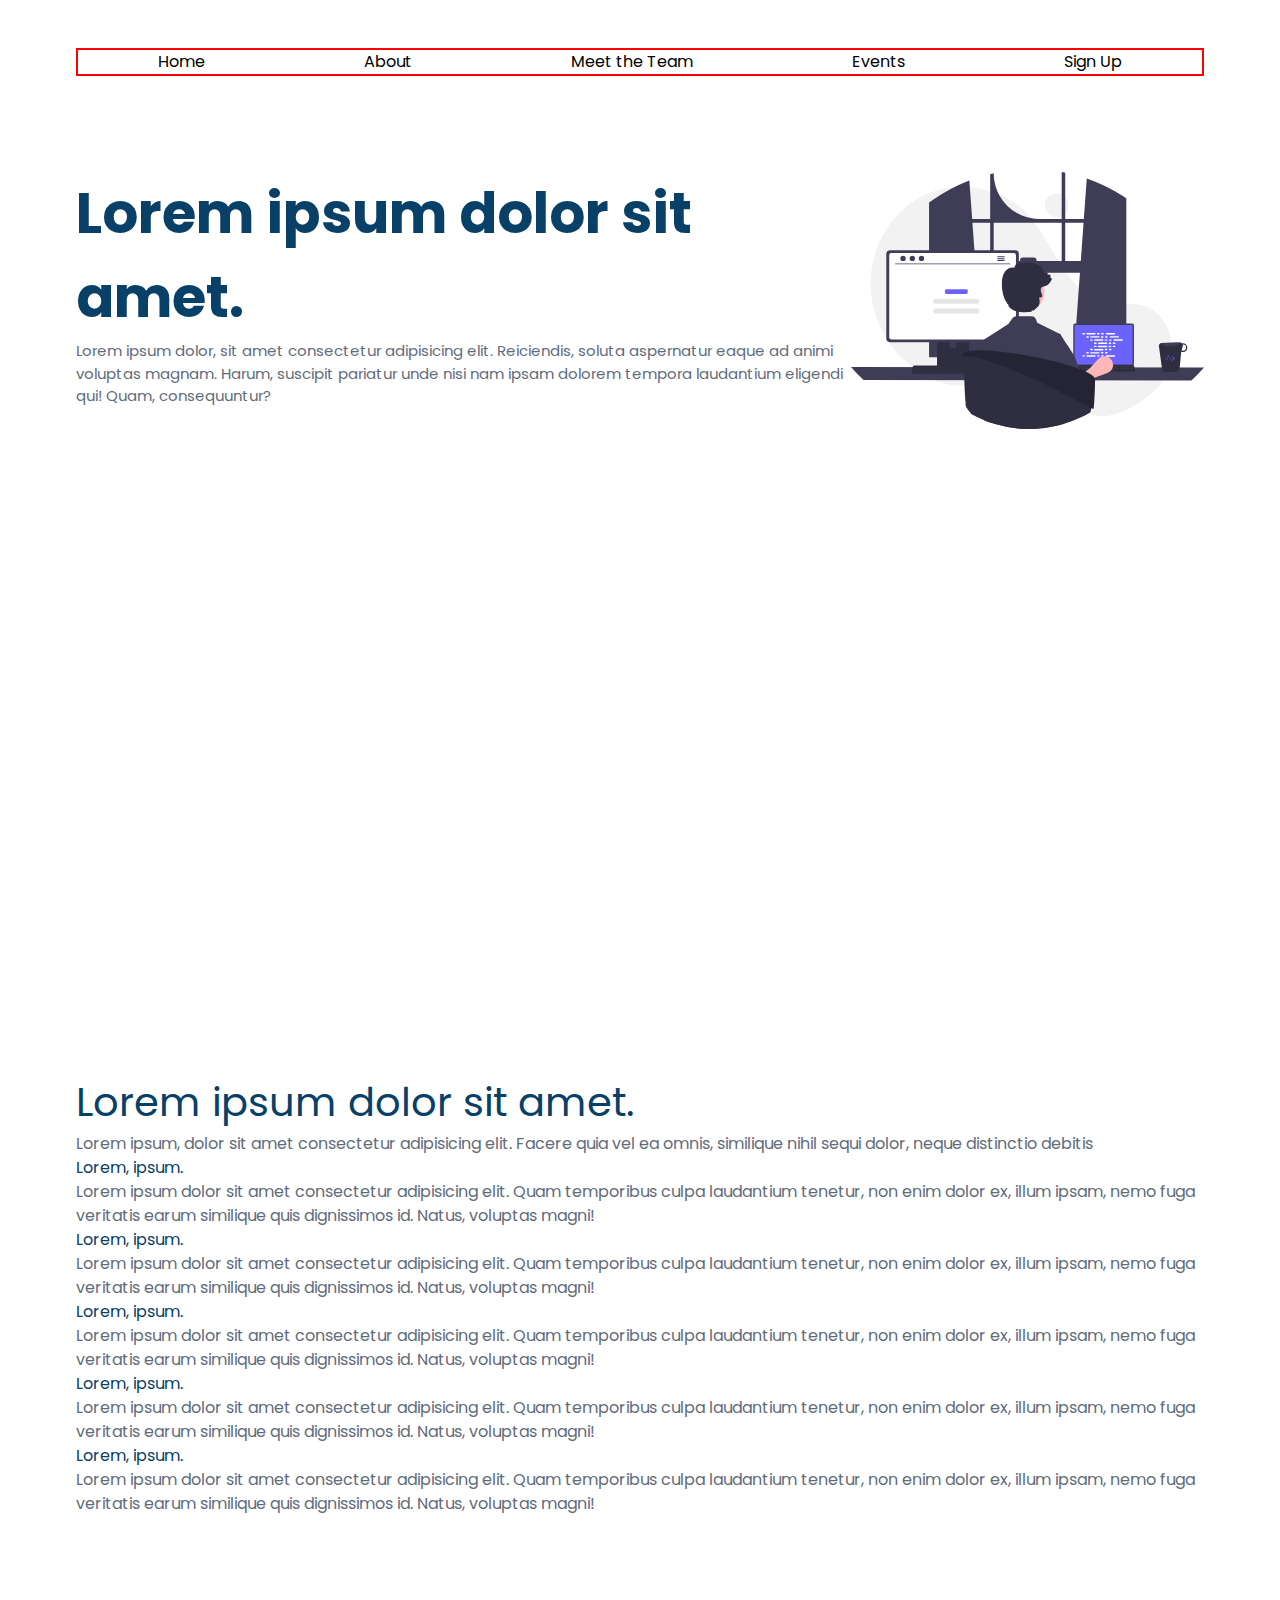
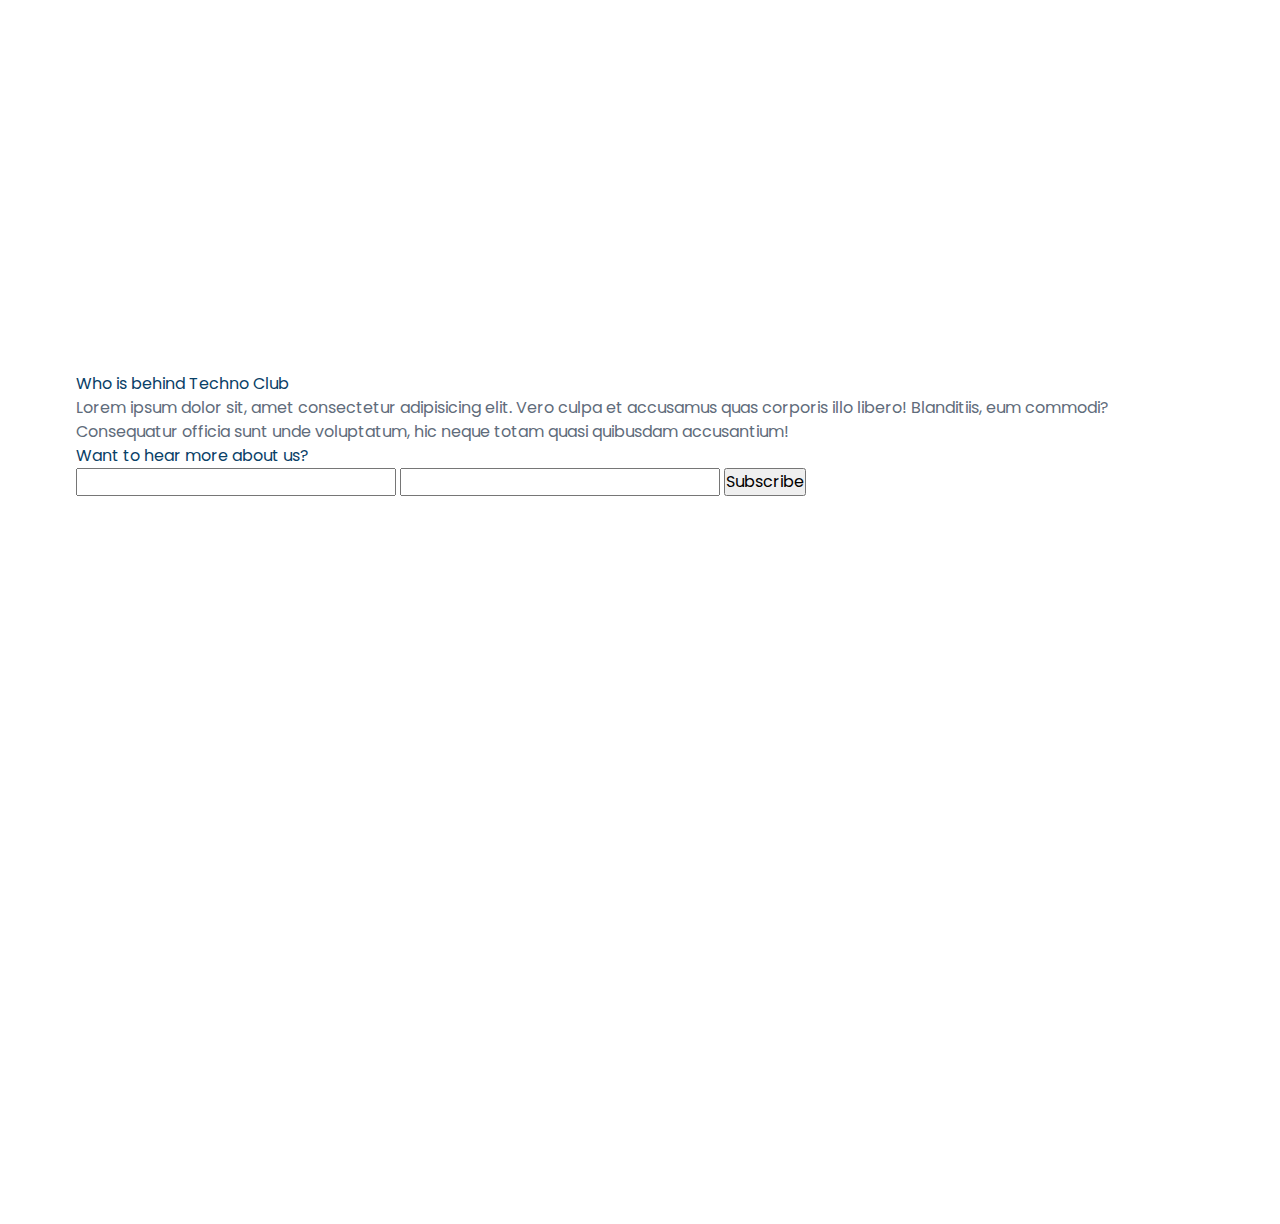
<file: ColorSchemePractice/index.html>
<!DOCTYPE html>
<html lang="en">
  <head>
    <meta charset="UTF-8" />
    <meta name="viewport" content="width=device-width, initial-scale=1.0" />
    <title>Landing Page</title>
    <link rel="stylesheet" href="style.css" />
  </head>
  <body>
    <header>
      <div class="wrapper">
        <nav class="main-navigation">
          <ul role="list" class="nav-list">
            <li>Home</li>
            <li>About</li>
            <li>Meet the Team</li>
            <li>Events</li>
            <li>Sign Up</li>
          </ul>
        </nav>
      </div>
    </header>

    <main>
      <section id="primary-background" class="">
        <div class="wrapper">
          <div class="split">
            <div>
              <h1 class="fs-primary-heading fw-bold">
                Lorem ipsum dolor sit amet.
              </h1>
              <p class="fs-paragraph">
                Lorem ipsum dolor, sit amet consectetur adipisicing elit.
                Reiciendis, soluta aspernatur eaque ad animi voluptas magnam.
                Harum, suscipit pariatur unde nisi nam ipsam dolorem tempora
                laudantium eligendi qui! Quam, consequuntur?
              </p>
            </div>
            <div>
              <img src="./computerSvg.svg" alt="Mysvg" />
            </div>
          </div>
        </div>
      </section>

      <section id="" class="">
        <div class="wrapper">
          <h2 class="fs-secondary-heading">Lorem ipsum dolor sit amet.</h2>
          <p>
            Lorem ipsum, dolor sit amet consectetur adipisicing elit. Facere
            quia vel ea omnis, similique nihil sequi dolor, neque distinctio
            debitis
          </p>
          <div class="cards">
            <div class="card">
              <h3>Lorem, ipsum.</h3>
              <p>
                Lorem ipsum dolor sit amet consectetur adipisicing elit. Quam
                temporibus culpa laudantium tenetur, non enim dolor ex, illum
                ipsam, nemo fuga veritatis earum similique quis dignissimos id.
                Natus, voluptas magni!
              </p>
            </div>
            <div class="card">
              <h3>Lorem, ipsum.</h3>
              <p>
                Lorem ipsum dolor sit amet consectetur adipisicing elit. Quam
                temporibus culpa laudantium tenetur, non enim dolor ex, illum
                ipsam, nemo fuga veritatis earum similique quis dignissimos id.
                Natus, voluptas magni!
              </p>
            </div>
            <div class="card">
              <h3>Lorem, ipsum.</h3>
              <p>
                Lorem ipsum dolor sit amet consectetur adipisicing elit. Quam
                temporibus culpa laudantium tenetur, non enim dolor ex, illum
                ipsam, nemo fuga veritatis earum similique quis dignissimos id.
                Natus, voluptas magni!
              </p>
            </div>
            <div class="card">
              <h3>Lorem, ipsum.</h3>
              <p>
                Lorem ipsum dolor sit amet consectetur adipisicing elit. Quam
                temporibus culpa laudantium tenetur, non enim dolor ex, illum
                ipsam, nemo fuga veritatis earum similique quis dignissimos id.
                Natus, voluptas magni!
              </p>
            </div>
            <div class="card">
              <h3>Lorem, ipsum.</h3>
              <p>
                Lorem ipsum dolor sit amet consectetur adipisicing elit. Quam
                temporibus culpa laudantium tenetur, non enim dolor ex, illum
                ipsam, nemo fuga veritatis earum similique quis dignissimos id.
                Natus, voluptas magni!
              </p>
            </div>
          </div>
        </div>
      </section>

      <section class="primary-background">
        <div class="wrapper">
          <div class="split">
            <div class="author-img"></div>
            <div class="author-desc">
              <h3>Who is behind Techno Club</h3>
              <p>
                Lorem ipsum dolor sit, amet consectetur adipisicing elit. Vero
                culpa et accusamus quas corporis illo libero! Blanditiis, eum
                commodi? Consequatur officia sunt unde voluptatum, hic neque
                totam quasi quibusdam accusantium!
              </p>
            </div>
          </div>
          <h3>Want to hear more about us?</h3>
          <form action="">
            <input type="text" />
            <input type="email" name="" id="" />
            <button>Subscribe</button>
          </form>
        </div>
      </section>
    </main>
  </body>
</html>
</file>
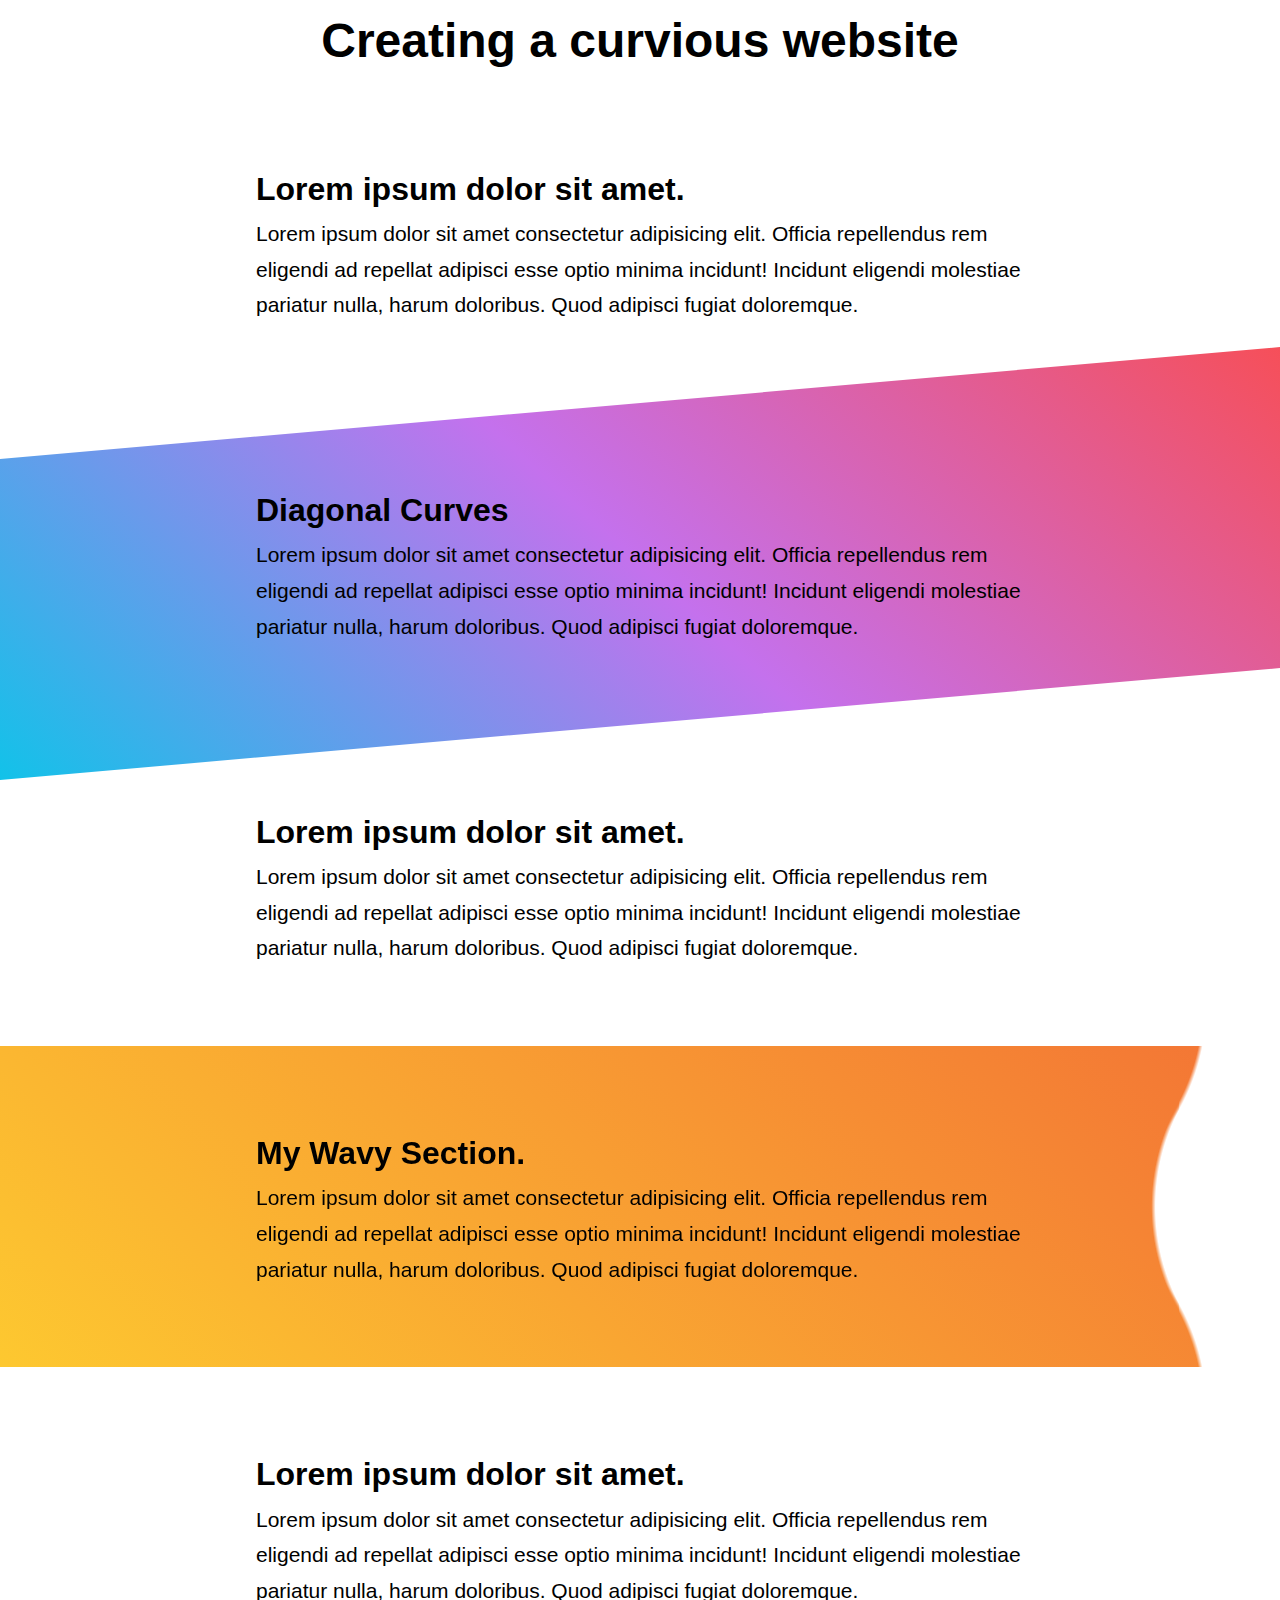
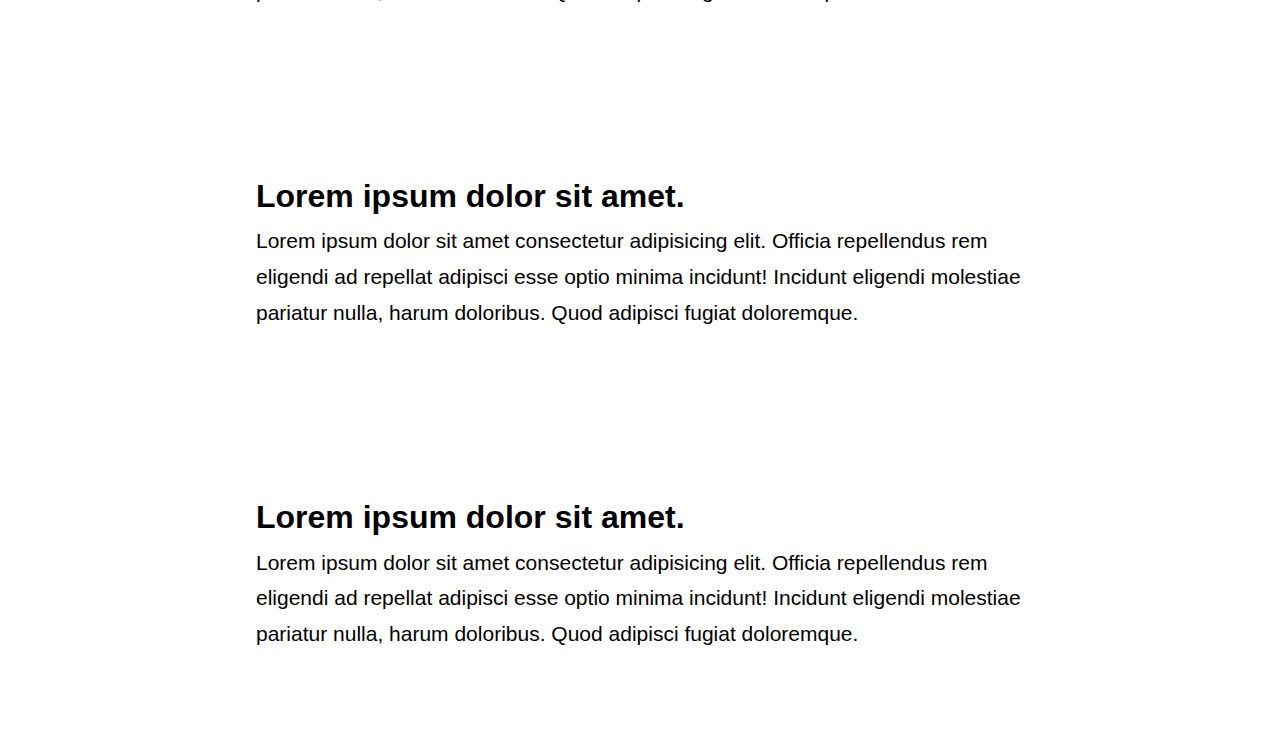
<file: curvyShapes/index.html>
<!DOCTYPE html>
<html lang="en">
  <head>
    <meta charset="UTF-8" />
    <meta name="viewport" content="width=device-width, initial-scale=1.0" />
    <title>Creative Style Shapes</title>
    <link rel="stylesheet" href="styles.css" />
  </head>
  <body>
    <header>
      <h1 class="site-title">Creating a curvious website</h1>
    </header>
    <section>
      <div class="wrapper">
        <h2 class="section-title">Lorem ipsum dolor sit amet.</h2>
        <p>
          Lorem ipsum dolor sit amet consectetur adipisicing elit. Officia
          repellendus rem eligendi ad repellat adipisci esse optio minima
          incidunt! Incidunt eligendi molestiae pariatur nulla, harum doloribus.
          Quod adipisci fugiat doloremque.
        </p>
      </div>
    </section>

    <section class="diagonal">
      <div class="wrapper">
        <h2 class="section-title">Diagonal Curves</h2>
        <p>
          Lorem ipsum dolor sit amet consectetur adipisicing elit. Officia
          repellendus rem eligendi ad repellat adipisci esse optio minima
          incidunt! Incidunt eligendi molestiae pariatur nulla, harum doloribus.
          Quod adipisci fugiat doloremque.
        </p>
      </div>
    </section>
    <section>
      <div class="wrapper">
        <h2 class="section-title">Lorem ipsum dolor sit amet.</h2>
        <p>
          Lorem ipsum dolor sit amet consectetur adipisicing elit. Officia
          repellendus rem eligendi ad repellat adipisci esse optio minima
          incidunt! Incidunt eligendi molestiae pariatur nulla, harum doloribus.
          Quod adipisci fugiat doloremque.
        </p>
      </div>
    </section>
    <section class="wavy">
      <div class="wrapper">
        <h2 class="section-title">My Wavy Section.</h2>
        <p>
          Lorem ipsum dolor sit amet consectetur adipisicing elit. Officia
          repellendus rem eligendi ad repellat adipisci esse optio minima
          incidunt! Incidunt eligendi molestiae pariatur nulla, harum doloribus.
          Quod adipisci fugiat doloremque.
        </p>
      </div>
    </section>
    <section>
      <div class="wrapper">
        <h2 class="section-title">Lorem ipsum dolor sit amet.</h2>
        <p>
          Lorem ipsum dolor sit amet consectetur adipisicing elit. Officia
          repellendus rem eligendi ad repellat adipisci esse optio minima
          incidunt! Incidunt eligendi molestiae pariatur nulla, harum doloribus.
          Quod adipisci fugiat doloremque.
        </p>
      </div>
    </section>
    <section>
      <div class="wrapper">
        <h2 class="section-title">Lorem ipsum dolor sit amet.</h2>
        <p>
          Lorem ipsum dolor sit amet consectetur adipisicing elit. Officia
          repellendus rem eligendi ad repellat adipisci esse optio minima
          incidunt! Incidunt eligendi molestiae pariatur nulla, harum doloribus.
          Quod adipisci fugiat doloremque.
        </p>
      </div>
    </section>
    <section>
      <div class="wrapper">
        <h2 class="section-title">Lorem ipsum dolor sit amet.</h2>
        <p>
          Lorem ipsum dolor sit amet consectetur adipisicing elit. Officia
          repellendus rem eligendi ad repellat adipisci esse optio minima
          incidunt! Incidunt eligendi molestiae pariatur nulla, harum doloribus.
          Quod adipisci fugiat doloremque.
        </p>
      </div>
    </section>
  </body>
</html>
</file>
<file: ColorSchemePractice/style.css>
@import url('https://fonts.googleapis.com/css2?family=Poppins:ital,wght@0,200;0,300;0,400;0,500;0,600;0,700;0,800;1,100;1,200;1,300;1,400;1,500;1,600;1,700&display=swap');

*,
*::before,
*::after {
  box-sizing: border-box;
}

* {
  margin: 0;
  padding: 0;
  font: inherit;
}

ul[role='list'],
ol[role='list'] {
  list-style-type: none;
}

html,
body {
  height: 100%;
}

body {
  line-height: 1.5;
}

img,
picture,
svg {
  max-width: 100%;
  display: block;
}

:root {
  --clr-background: #fffffe;
  --clr-headline: #094067;
  --clr-paragraph: #5f6c7b;
  --clr-button: #3da9fc;
  --clr-buttonText: #fffffe;

  --clr-cardBackground: #094067;
  --clr-cardHeading: #fffffe;
  --clr-cardParagraph: #5f6c7b;

  --clr--secondBackground: #d8eefe;
  --clr-secondaryCardBackground: #fffffe;
  --clr-secondaryCardHeading: #094067;
  --clr-secondaryCardParagraph: #5f6c7b;
  --clr-secondayButton: ##ef4565;
  --clr-secondayButtonText: #fffffe;

  --ff-primary: 'Poppins', sans-serif;

  --ff-heading: var(--ff-primary);
  --ff-body: var(--ff-primary);

  --fw-regular: 400;
  --fw-semi-bold: 500;
  --fw-bold: 700;

  --fs-300: 0.8125rem;
  --fs-400: 0.875rem;
  --fs-500: 0.9375rem;
  --fs-600: 1rem;
  --fs-700: 1.8125rem;
  --fs-800: 2.5rem;
  --fs-900: 3.5rem;

  --fs-body: var(--fs-400);
  --fs-primary-heading: var(--fs-800);
  --fs-secondary-heading: var(--fs-700);
  --fs-nav: var(--fs-500);

  --fs-button: var(--fs-300);
}

@media (min-width: 50em) {
  :root {
    --fs-body: var(--fs-500);
    --fs-primary-heading: var(--fs-900);
    --fs-secondary-heading: var(--fs-800);
    --fs-nav: var(--fs-300);
  }
}

/* utility classes */

.text-primary {
  color: var(--clr-paragraph);
}

.fw-bold {
  font-weight: var(--fw-bold);
}
.fw-semi-bold {
  font-weight: var(--fw-semi-bold);
}
.fw-regular {
  font-weight: var(--fw-regular);
}

.fs-primary-heading {
  font-size: var(--fs-primary-heading);
}
.fs-secondary-heading {
  font-size: var(--fs-secondary-heading);
}

.fs-paragraph {
  font-size: var(--fs-body);
}

header,
section {
  padding-block: 3rem;
}

body {
  font-family: var(--ff-primary);
}

section {
  min-height: 100vh;
  /* background-color: var(--clr-background); */
}

h1,
h2,
h3,
h4,
h5,
h6 {
  color: var(--clr-headline);
}

p {
  color: var(--clr-paragraph);
}

header {
  width: 100%;
}
.nav-list {
  display: flex;
  justify-content: space-around;
  /* gap: 10px; */
  border: 2px solid red;
}

.wrapper {
  margin-inline: auto;
  width: min(90%, 70.5rem);
}

.split {
  display: flex;
  flex-direction: column;
}

@media (min-width: 40em) {
  .split {
    flex-direction: row;
  }
}
</file>
<file: curvyShapes/styles.css>
*,*::before,*::after{
    box-sizing: border-box;
}


html{
    color-scheme: dark light;
}


body,h1,h2,h3,p{
    margin: 0;
}

body{
    font-family: Arial, Helvetica, sans-serif;
    font-weight: 400;
    line-height: 1.7;
    font-size: 1.3125rem;
}

img{
    display: block;
    max-width: 100%;
}

.wrapper{
    margin-inline:auto;
    max-width: 50rem;
    padding-inline: 1rem;
}


.site-title{
    font-size: 3rem;
    text-align: center;
}

.section-title{
    font-size: 2rem;

}



section{
    padding-block: 5rem;
}



.diagonal{
    position: relative;
    isolation: isolate;
}


.diagonal::after{
    content: "";
    background-image: linear-gradient(
        45deg,
        #12c2e9,
        #c471ed,
        #f64f59
    );
    position: absolute;
    inset: 0;
    z-index: -1;
    transform: skewY(-5deg);
} 



.wavy{
    position: relative;
    color: black;
    background: linear-gradient(
        45deg,
        #fdc830,
        #f37335
    );
   

    
     
   
}

@media (min-width:40em){
    .wavy{

        --mask:
          radial-gradient(212.40px at calc(100% - 287.85px) 50%,#000 99%,#0000 101%) 0 calc(50% - 202px)/100% 404px,
          radial-gradient(212.40px at calc(100% + 186.85px) 50%,#0000 99%,#000 101%) calc(100% - 101px) 50%/100% 404px repeat-y;
        -webkit-mask: var(--mask);
                mask: var(--mask);
    }
}
</file>
